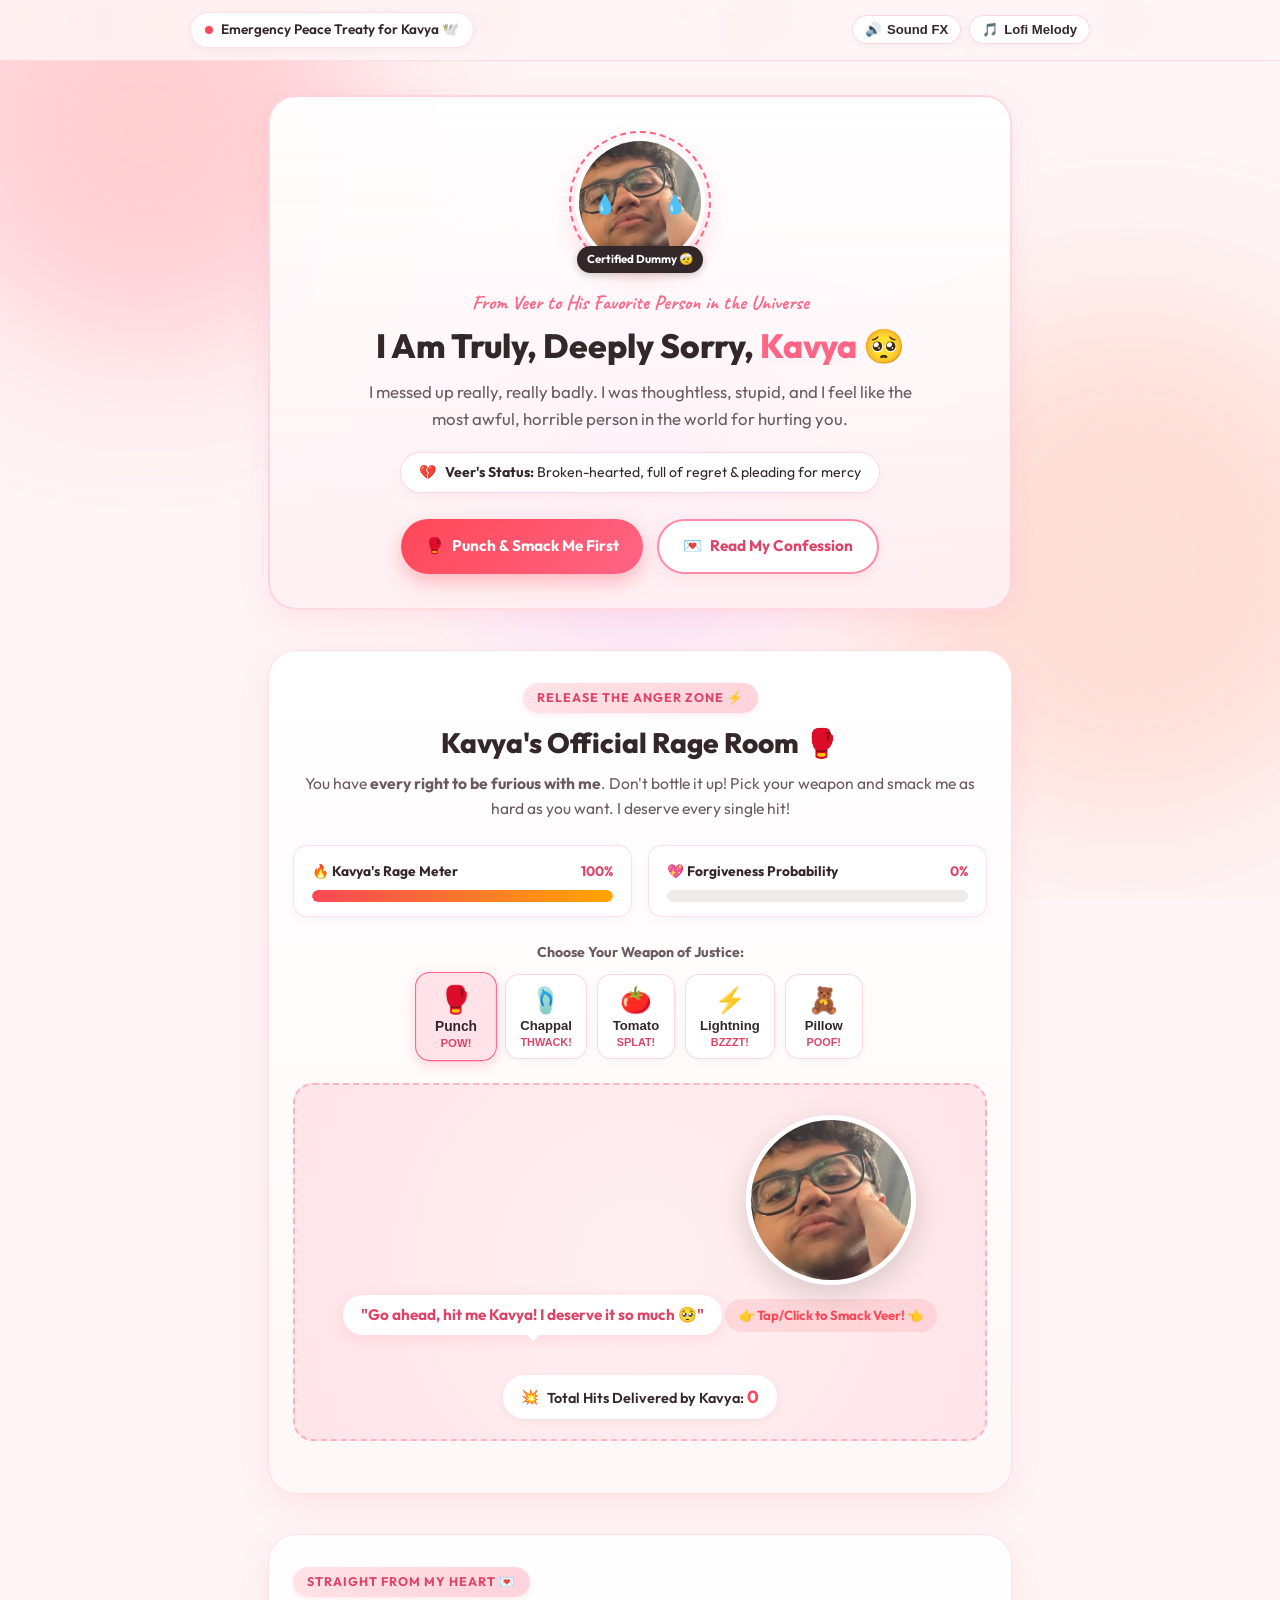
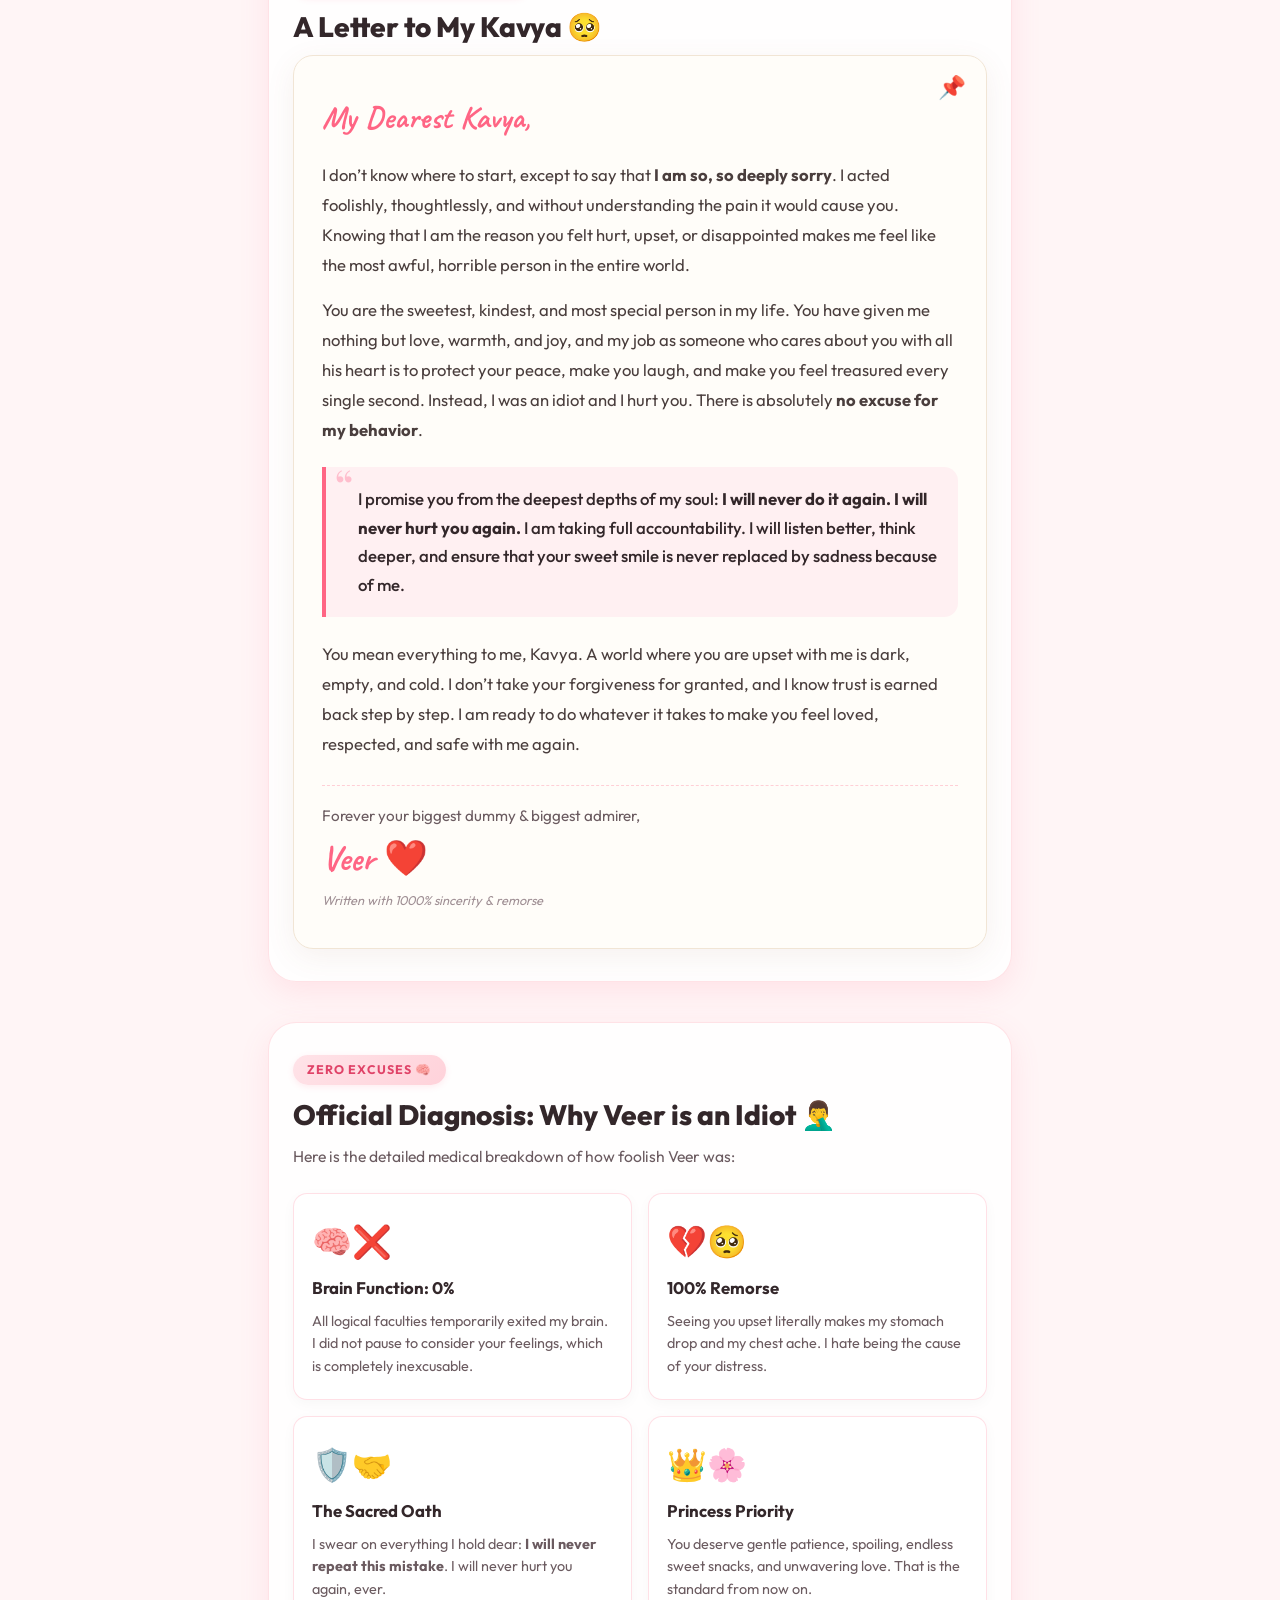
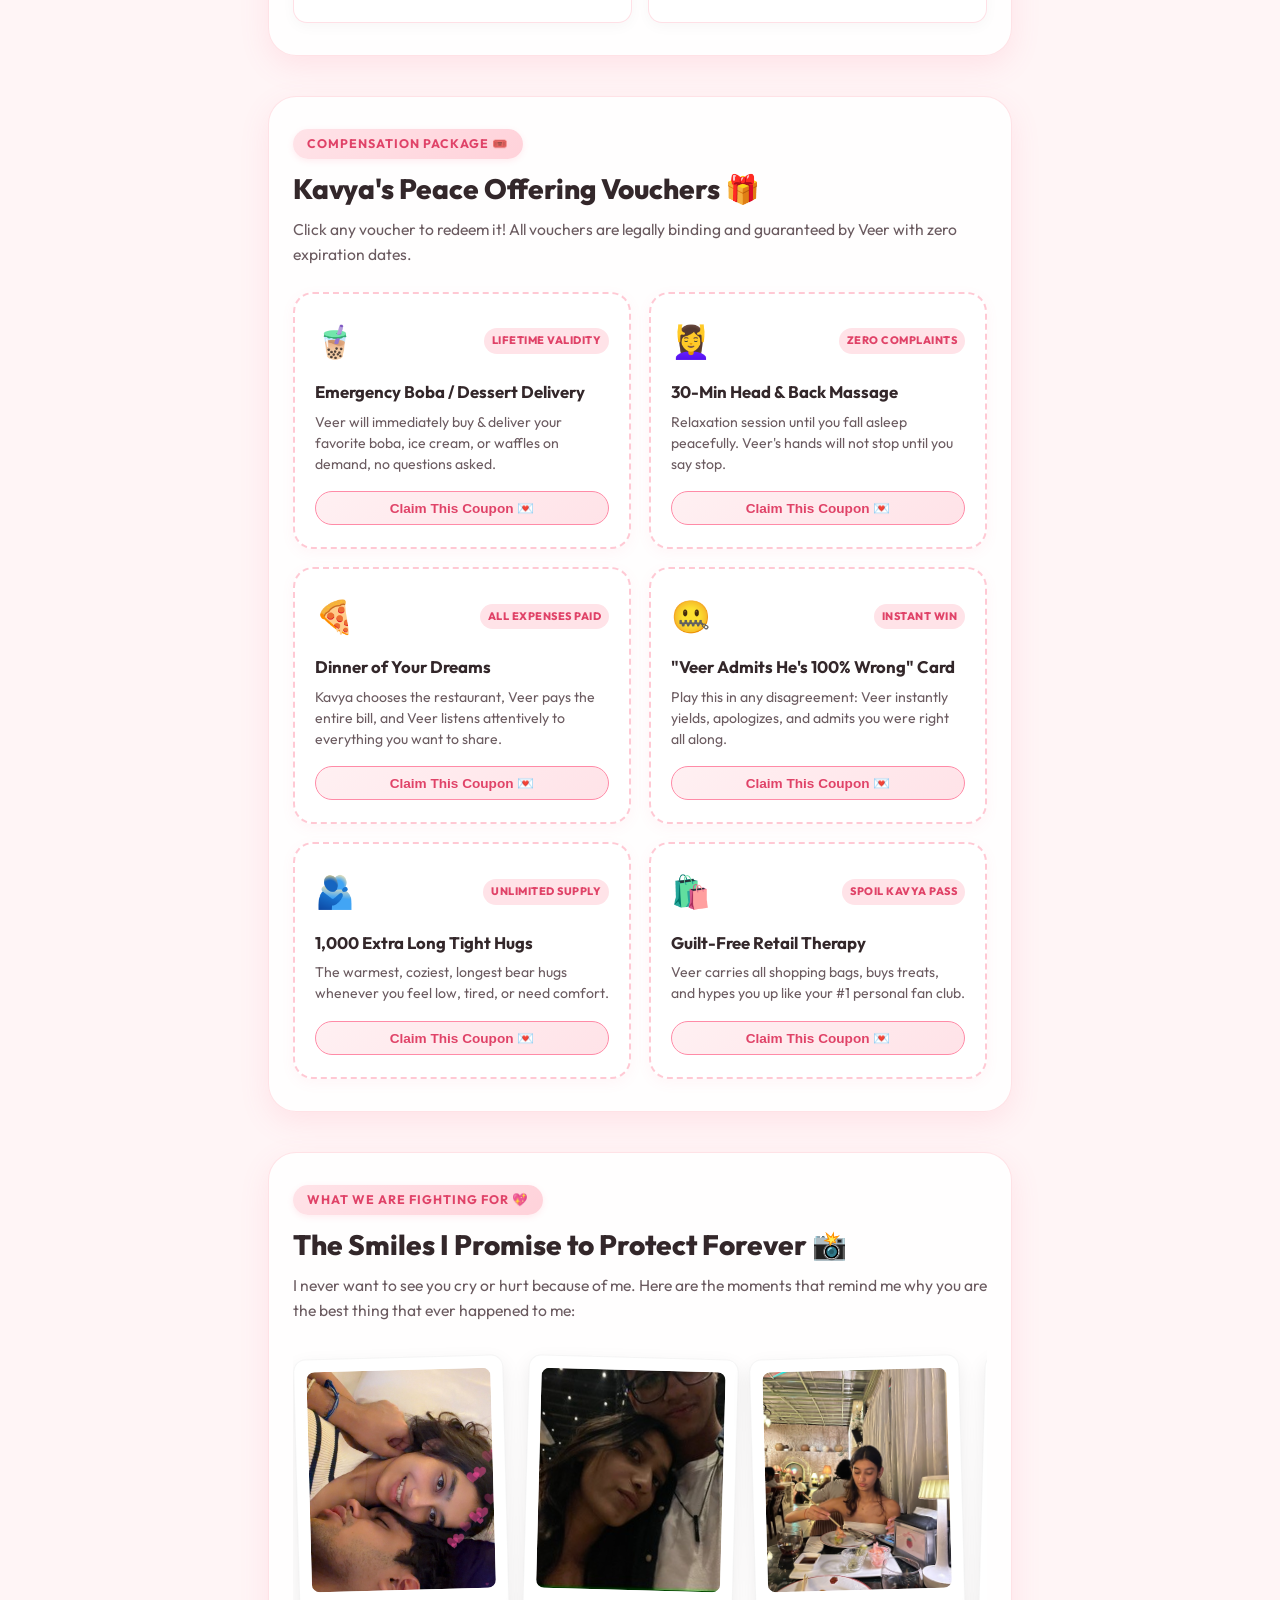
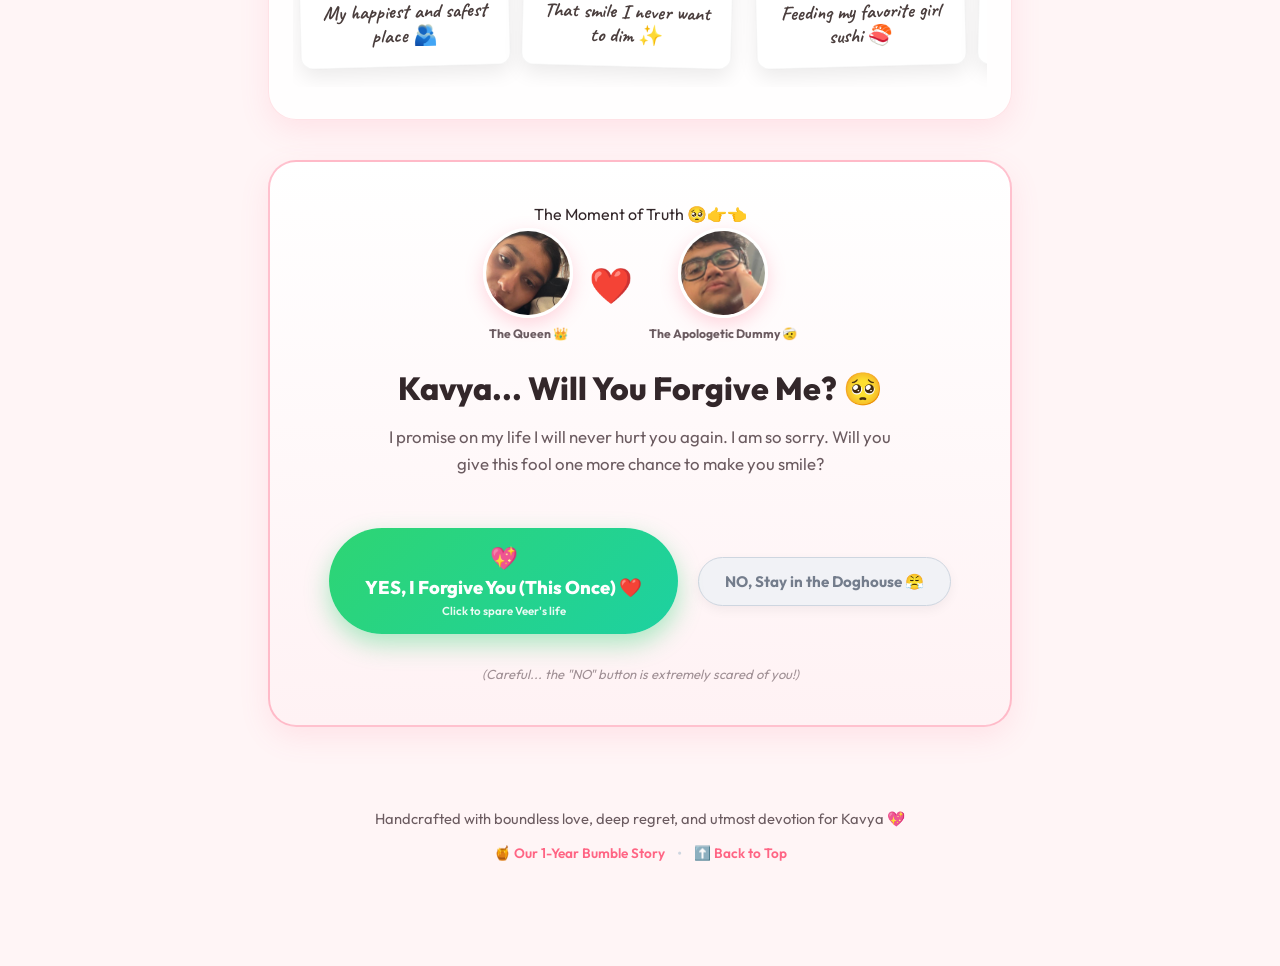
<file: index.html>
<!DOCTYPE html>
<html lang="en">
<head>
  <meta charset="UTF-8">
  <meta name="viewport" content="width=device-width, initial-scale=1.0, maximum-scale=1.0, user-scalable=no, viewport-fit=cover">
  <title>I'm So Sorry, Kavya 🥺❤️ | Forgive Me?</title>
  <meta name="theme-color" content="#FFB5B5">
  <link rel="icon" href="data:image/svg+xml,<svg xmlns='http://www.w3.org/2000/svg' viewBox='0 0 100 100'><text y='.9em' font-size='90'>🩹</text></svg>">

  <!-- Google Fonts -->
  <link rel="preconnect" href="https://fonts.googleapis.com">
  <link rel="preconnect" href="https://fonts.gstatic.com" crossorigin>
  <link href="https://fonts.googleapis.com/css2?family=Caveat:wght@600;700&family=Outfit:wght@400;500;600;700;800&family=Playfair+Display:ital,wght@0,600;0,700;1,600&display=swap" rel="stylesheet">

  <link rel="stylesheet" href="style.css">
</head>
<body>

  <!-- Ambient background glow & floating particles -->
  <div class="ambient-bg" aria-hidden="true">
    <div class="glow-orb orb-1"></div>
    <div class="glow-orb orb-2"></div>
    <div class="glow-orb orb-3"></div>
    <div class="floating-items" id="floatingItems"></div>
  </div>

  <!-- Top Floating Status Bar -->
  <header class="top-nav">
    <div class="nav-content">
      <div class="nav-badge">
        <span class="badge-dot"></span>
        <span class="badge-text">Emergency Peace Treaty for Kavya 🕊️</span>
      </div>
      <div class="nav-actions">
        <button class="sound-toggle-btn" id="soundToggleBtn" aria-label="Toggle Sound Effects" title="Sound Effects Toggle">
          <span class="sound-icon" id="soundIcon">🔊</span>
          <span class="sound-label">Sound FX</span>
        </button>
        <button class="music-toggle-btn" id="musicToggleBtn" aria-label="Toggle Background Melody" title="Peace Melody Toggle">
          <span class="music-icon" id="musicIcon">🎵</span>
          <span class="music-label">Lofi Melody</span>
        </button>
      </div>
    </div>
  </header>

  <!-- Main Container -->
  <main class="page-container">

    <!-- HERO SECTION -->
    <section class="hero-section" id="hero">
      <div class="hero-card">
        <div class="hero-avatar-wrapper">
          <div class="avatar-ring pulse-ring"></div>
          <div class="avatar-container">
            <img src="images/avatar_him.jpg" alt="Veer Nagda" class="hero-avatar-img">
            <span class="avatar-badge-tag">Certified Dummy 🤕</span>
          </div>
          <div class="sad-tears-left">💧</div>
          <div class="sad-tears-right">💧</div>
        </div>

        <div class="hero-header-text">
          <span class="apology-label">From Veer to His Favorite Person in the Universe</span>
          <h1 class="hero-title">I Am Truly, Deeply Sorry, <span class="highlight-name">Kavya</span> 🥺</h1>
          <p class="hero-subtitle">
            I messed up really, really badly. I was thoughtless, stupid, and I feel like the most awful, horrible person in the world for hurting you.
          </p>
        </div>

        <div class="hero-status-pill">
          <span class="pill-icon">💔</span>
          <span class="pill-text"><strong>Veer's Status:</strong> Broken-hearted, full of regret &amp; pleading for mercy</span>
        </div>

        <div class="hero-action-buttons">
          <a href="#smack-zone" class="btn btn-punch">
            <span class="btn-icon">🥊</span>
            <span>Punch &amp; Smack Me First</span>
          </a>
          <a href="#letter-zone" class="btn btn-letter">
            <span class="btn-icon">💌</span>
            <span>Read My Confession</span>
          </a>
        </div>
      </div>
    </section>

    <!-- SECTION 1: SMACK VEER INTERACTIVE RAGE ROOM -->
    <section class="section smack-section" id="smack-zone">
      <div class="section-card smack-card">
        <div class="section-badge">
          <span>Release The Anger Zone ⚡</span>
        </div>
        <h2 class="section-title">Kavya's Official Rage Room 🥊</h2>
        <p class="section-desc">
          You have <strong>every right to be furious with me</strong>. Don't bottle it up! Pick your weapon and smack me as hard as you want. I deserve every single hit!
        </p>

        <!-- Stats Bar -->
        <div class="meters-container">
          <div class="meter-block">
            <div class="meter-header">
              <span class="meter-name">🔥 Kavya's Rage Meter</span>
              <span class="meter-val" id="rageVal">100%</span>
            </div>
            <div class="meter-track">
              <div class="meter-fill rage-fill" id="rageFill" style="width: 100%;"></div>
            </div>
          </div>

          <div class="meter-block">
            <div class="meter-header">
              <span class="meter-name">💖 Forgiveness Probability</span>
              <span class="meter-val" id="forgiveVal">0%</span>
            </div>
            <div class="meter-track">
              <div class="meter-fill forgive-fill" id="forgiveFill" style="width: 0%;"></div>
            </div>
          </div>
        </div>

        <!-- Weapon Arsenal Selector -->
        <div class="weapon-selector-wrap">
          <span class="weapon-label">Choose Your Weapon of Justice:</span>
          <div class="weapon-grid" id="weaponGrid">
            <button class="weapon-btn active" data-weapon="punch" title="Boxing Punch">
              <span class="weapon-emoji">🥊</span>
              <span class="weapon-title">Punch</span>
              <span class="weapon-sfx">POW!</span>
            </button>
            <button class="weapon-btn" data-weapon="chappal" title="Flying Chappal">
              <span class="weapon-emoji">🩴</span>
              <span class="weapon-title">Chappal</span>
              <span class="weapon-sfx">THWACK!</span>
            </button>
            <button class="weapon-btn" data-weapon="tomato" title="Juicy Tomato">
              <span class="weapon-emoji">🍅</span>
              <span class="weapon-title">Tomato</span>
              <span class="weapon-sfx">SPLAT!</span>
            </button>
            <button class="weapon-btn" data-weapon="zap" title="Lightning Zap">
              <span class="weapon-emoji">⚡</span>
              <span class="weapon-title">Lightning</span>
              <span class="weapon-sfx">BZZZT!</span>
            </button>
            <button class="weapon-btn" data-weapon="pillow" title="Pillow Smack">
              <span class="weapon-emoji">🧸</span>
              <span class="weapon-title">Pillow</span>
              <span class="weapon-sfx">POOF!</span>
            </button>
          </div>
        </div>

        <!-- Interactive Punching Dummy Arena -->
        <div class="punch-arena" id="punchArena">
          <div class="punch-dialogue" id="punchDialogue">
            "Go ahead, hit me Kavya! I deserve it so much 🥺"
          </div>

          <div class="punch-target-wrapper" id="punchTarget">
            <div class="punch-target" id="punchAvatar">
              <img src="images/avatar_him.jpg" alt="Smack Veer" class="target-img" id="targetImg">
              <div class="bandage-overlay" id="bandageOverlay"></div>
              <div class="splat-overlay" id="splatOverlay"></div>
              <div class="dizzy-stars" id="dizzyStars">💫 ⭐ 💫</div>
            </div>
            <div class="click-hint-pill">👉 Tap/Click to Smack Veer! 👈</div>
          </div>

          <!-- Smacks Counter -->
          <div class="smacks-counter-badge">
            <span class="counter-icon">💥</span>
            <span>Total Hits Delivered by Kavya: <strong id="hitCount">0</strong></span>
          </div>

          <!-- Cooldown or Finished Notice -->
          <div class="exhausted-notice" id="exhaustedNotice" style="display: none;">
            <div class="exhausted-content">
              <span class="notice-icon">🩹</span>
              <h4>Veer is thoroughly beaten up &amp; ready to beg for mercy!</h4>
              <p>Are you feeling even 1% lighter? Please scroll down to read what I need to say to you...</p>
              <a href="#letter-zone" class="btn btn-letter-small">Take Me to the Apology Letter 💌</a>
            </div>
          </div>
        </div>
      </div>
    </section>

    <!-- SECTION 2: SINCERE LETTER & CONFESSION -->
    <section class="section letter-section" id="letter-zone">
      <div class="section-card letter-card">
        <div class="section-badge">
          <span>Straight From My Heart 💌</span>
        </div>
        <h2 class="section-title">A Letter to My Kavya 🥺</h2>
        <div class="letter-paper">
          <div class="paper-pin">📌</div>
          <p class="letter-salutation">My Dearest Kavya,</p>
          
          <p class="letter-paragraph">
            I don’t know where to start, except to say that <strong>I am so, so deeply sorry</strong>. 
            I acted foolishly, thoughtlessly, and without understanding the pain it would cause you. 
            Knowing that I am the reason you felt hurt, upset, or disappointed makes me feel like the most awful, horrible person in the entire world.
          </p>

          <p class="letter-paragraph">
            You are the sweetest, kindest, and most special person in my life. You have given me nothing but love, warmth, and joy, and my job as someone who cares about you with all his heart is to protect your peace, make you laugh, and make you feel treasured every single second. 
            Instead, I was an idiot and I hurt you. There is absolutely <strong>no excuse for my behavior</strong>.
          </p>

          <div class="letter-callout">
            <span class="callout-quote">“</span>
            <p>
              I promise you from the deepest depths of my soul: <strong>I will never do it again. I will never hurt you again.</strong> 
              I am taking full accountability. I will listen better, think deeper, and ensure that your sweet smile is never replaced by sadness because of me.
            </p>
          </div>

          <p class="letter-paragraph">
            You mean everything to me, Kavya. A world where you are upset with me is dark, empty, and cold. I don’t take your forgiveness for granted, and I know trust is earned back step by step. I am ready to do whatever it takes to make you feel loved, respected, and safe with me again.
          </p>

          <div class="letter-signoff">
            <p>Forever your biggest dummy &amp; biggest admirer,</p>
            <h3 class="letter-signature">Veer ❤️</h3>
            <span class="sign-date">Written with 1000% sincerity &amp; remorse</span>
          </div>
        </div>
      </div>
    </section>

    <!-- SECTION 3: WHY VEER WAS A COMPLETE FOOL -->
    <section class="section why-fool-section">
      <div class="section-card">
        <div class="section-badge">
          <span>Zero Excuses 🧠</span>
        </div>
        <h2 class="section-title">Official Diagnosis: Why Veer is an Idiot 🤦‍♂️</h2>
        <p class="section-desc">Here is the detailed medical breakdown of how foolish Veer was:</p>

        <div class="confession-grid">
          <div class="confession-box">
            <div class="box-icon">🧠❌</div>
            <h3>Brain Function: 0%</h3>
            <p>All logical faculties temporarily exited my brain. I did not pause to consider your feelings, which is completely inexcusable.</p>
          </div>

          <div class="confession-box">
            <div class="box-icon">💔🥺</div>
            <h3>100% Remorse</h3>
            <p>Seeing you upset literally makes my stomach drop and my chest ache. I hate being the cause of your distress.</p>
          </div>

          <div class="confession-box">
            <div class="box-icon">🛡️🤝</div>
            <h3>The Sacred Oath</h3>
            <p>I swear on everything I hold dear: <strong>I will never repeat this mistake</strong>. I will never hurt you again, ever.</p>
          </div>

          <div class="confession-box">
            <div class="box-icon">👑🌸</div>
            <h3>Princess Priority</h3>
            <p>You deserve gentle patience, spoiling, endless sweet snacks, and unwavering love. That is the standard from now on.</p>
          </div>
        </div>
      </div>
    </section>

    <!-- SECTION 4: PEACE OFFERING VOUCHERS -->
    <section class="section vouchers-section" id="vouchers-zone">
      <div class="section-card">
        <div class="section-badge">
          <span>Compensation Package 🎟️</span>
        </div>
        <h2 class="section-title">Kavya's Peace Offering Vouchers 🎁</h2>
        <p class="section-desc">
          Click any voucher to redeem it! All vouchers are legally binding and guaranteed by Veer with zero expiration dates.
        </p>

        <div class="vouchers-grid">
          
          <!-- Voucher 1 -->
          <div class="voucher-card" data-voucher-id="1">
            <div class="voucher-stamp" id="stamp-1">CLAIMED ✨</div>
            <div class="voucher-header">
              <span class="voucher-icon">🧋</span>
              <span class="voucher-tag">LIFETIME VALIDITY</span>
            </div>
            <h3 class="voucher-title">Emergency Boba / Dessert Delivery</h3>
            <p class="voucher-desc">Veer will immediately buy &amp; deliver your favorite boba, ice cream, or waffles on demand, no questions asked.</p>
            <button class="voucher-claim-btn" onclick="claimVoucher(1)">
              <span>Claim This Coupon 💌</span>
            </button>
          </div>

          <!-- Voucher 2 -->
          <div class="voucher-card" data-voucher-id="2">
            <div class="voucher-stamp" id="stamp-2">CLAIMED ✨</div>
            <div class="voucher-header">
              <span class="voucher-icon">💆‍♀️</span>
              <span class="voucher-tag">ZERO COMPLAINTS</span>
            </div>
            <h3 class="voucher-title">30-Min Head &amp; Back Massage</h3>
            <p class="voucher-desc">Relaxation session until you fall asleep peacefully. Veer's hands will not stop until you say stop.</p>
            <button class="voucher-claim-btn" onclick="claimVoucher(2)">
              <span>Claim This Coupon 💌</span>
            </button>
          </div>

          <!-- Voucher 3 -->
          <div class="voucher-card" data-voucher-id="3">
            <div class="voucher-stamp" id="stamp-3">CLAIMED ✨</div>
            <div class="voucher-header">
              <span class="voucher-icon">🍕</span>
              <span class="voucher-tag">ALL EXPENSES PAID</span>
            </div>
            <h3 class="voucher-title">Dinner of Your Dreams</h3>
            <p class="voucher-desc">Kavya chooses the restaurant, Veer pays the entire bill, and Veer listens attentively to everything you want to share.</p>
            <button class="voucher-claim-btn" onclick="claimVoucher(3)">
              <span>Claim This Coupon 💌</span>
            </button>
          </div>

          <!-- Voucher 4 -->
          <div class="voucher-card" data-voucher-id="4">
            <div class="voucher-stamp" id="stamp-4">CLAIMED ✨</div>
            <div class="voucher-header">
              <span class="voucher-icon">🤐</span>
              <span class="voucher-tag">INSTANT WIN</span>
            </div>
            <h3 class="voucher-title">"Veer Admits He's 100% Wrong" Card</h3>
            <p class="voucher-desc">Play this in any disagreement: Veer instantly yields, apologizes, and admits you were right all along.</p>
            <button class="voucher-claim-btn" onclick="claimVoucher(4)">
              <span>Claim This Coupon 💌</span>
            </button>
          </div>

          <!-- Voucher 5 -->
          <div class="voucher-card" data-voucher-id="5">
            <div class="voucher-stamp" id="stamp-5">CLAIMED ✨</div>
            <div class="voucher-header">
              <span class="voucher-icon">🫂</span>
              <span class="voucher-tag">UNLIMITED SUPPLY</span>
            </div>
            <h3 class="voucher-title">1,000 Extra Long Tight Hugs</h3>
            <p class="voucher-desc">The warmest, coziest, longest bear hugs whenever you feel low, tired, or need comfort.</p>
            <button class="voucher-claim-btn" onclick="claimVoucher(5)">
              <span>Claim This Coupon 💌</span>
            </button>
          </div>

          <!-- Voucher 6 -->
          <div class="voucher-card" data-voucher-id="6">
            <div class="voucher-stamp" id="stamp-6">CLAIMED ✨</div>
            <div class="voucher-header">
              <span class="voucher-icon">🛍️</span>
              <span class="voucher-tag">SPOIL KAVYA PASS</span>
            </div>
            <h3 class="voucher-title">Guilt-Free Retail Therapy</h3>
            <p class="voucher-desc">Veer carries all shopping bags, buys treats, and hypes you up like your #1 personal fan club.</p>
            <button class="voucher-claim-btn" onclick="claimVoucher(6)">
              <span>Claim This Coupon 💌</span>
            </button>
          </div>

        </div>
      </div>
    </section>

    <!-- SECTION 5: SWEET MEMORIES REMINDER -->
    <section class="section memories-section">
      <div class="section-card">
        <div class="section-badge">
          <span>What We Are Fighting For 💖</span>
        </div>
        <h2 class="section-title">The Smiles I Promise to Protect Forever 📸</h2>
        <p class="section-desc">
          I never want to see you cry or hurt because of me. Here are the moments that remind me why you are the best thing that ever happened to me:
        </p>

        <div class="memories-scroller">
          <div class="memory-polaroid">
            <div class="polaroid-img-wrap">
              <img src="images/1_cuddle.jpg" alt="Our cuddles" loading="lazy">
            </div>
            <div class="polaroid-caption">My happiest and safest place 🫂</div>
          </div>

          <div class="memory-polaroid">
            <div class="polaroid-img-wrap">
              <img src="images/4_datenight.jpg" alt="Date night" loading="lazy">
            </div>
            <div class="polaroid-caption">That smile I never want to dim ✨</div>
          </div>

          <div class="memory-polaroid">
            <div class="polaroid-img-wrap">
              <img src="images/8_sushi_date.jpg" alt="Food date" loading="lazy">
            </div>
            <div class="polaroid-caption">Feeding my favorite girl sushi 🍣</div>
          </div>

          <div class="memory-polaroid">
            <div class="polaroid-img-wrap">
              <img src="images/13_sunset_view.jpg" alt="Sunset view" loading="lazy">
            </div>
            <div class="polaroid-caption">Every sunset is better with you 🌅</div>
          </div>

          <div class="memory-polaroid">
            <div class="polaroid-img-wrap">
              <img src="images/3_photobooth.jpg" alt="Photobooth fun" loading="lazy">
            </div>
            <div class="polaroid-caption">Us at our goofiest &amp; happiest 📸</div>
          </div>
        </div>
      </div>
    </section>

    <!-- SECTION 6: THE FINAL VERDICT (DO YOU FORGIVE ME?) -->
    <section class="section verdict-section" id="verdict-zone">
      <div class="section-card verdict-card">
        <div class="verdict-badge">
          <span>The Moment of Truth 🥺👉👈</span>
        </div>
        
        <div class="verdict-avatar-duo">
          <div class="duo-avatar her">
            <img src="images/avatar_her.jpg" alt="Kavya" class="duo-img">
            <span class="duo-label">The Queen 👑</span>
          </div>
          <div class="duo-heart-bridge">
            <span class="duo-heart">❤️</span>
          </div>
          <div class="duo-avatar him">
            <img src="images/avatar_him.jpg" alt="Veer" class="duo-img">
            <span class="duo-label">The Apologetic Dummy 🤕</span>
          </div>
        </div>

        <h2 class="verdict-title">Kavya... Will You Forgive Me? 🥺</h2>
        <p class="verdict-desc">
          I promise on my life I will never hurt you again. I am so sorry. Will you give this fool one more chance to make you smile?
        </p>

        <!-- Interactive Decision Buttons Area -->
        <div class="verdict-button-stage" id="buttonStage">
          <!-- The YES Button -->
          <button class="verdict-btn btn-yes" id="yesBtn">
            <span class="btn-heart-beat">💖</span>
            <span class="btn-text">YES, I Forgive You (This Once) ❤️</span>
            <span class="btn-subtext">Click to spare Veer's life</span>
          </button>

          <!-- The Runaway NO Button -->
          <button class="verdict-btn btn-no" id="noBtn">
            <span class="btn-text" id="noBtnText">NO, Stay in the Doghouse 😤</span>
          </button>
        </div>

        <div class="no-warning-text" id="noWarningText">
          (Careful... the "NO" button is extremely scared of you!)
        </div>

      </div>
    </section>

    <!-- FOOTER -->
    <footer class="page-footer">
      <p class="footer-note">Handcrafted with boundless love, deep regret, and utmost devotion for Kavya 💖</p>
      <div class="footer-links">
        <a href="anniversary.html" class="footer-link">🍯 Our 1-Year Bumble Story</a>
        <span class="footer-dot">•</span>
        <button class="footer-link" onclick="window.scrollTo({top: 0, behavior: 'smooth'})">⬆️ Back to Top</button>
      </div>
    </footer>

  </main>

  <!-- CELEBRATION MODAL (POPUP ON YES) -->
  <div class="modal-backdrop" id="celebrationModal" style="display: none;">
    <div class="modal-card">
      <button class="modal-close-btn" id="modalCloseBtn" aria-label="Close">✕</button>
      
      <div class="modal-celebrate-header">
        <div class="modal-icon-bounce">🎉💖🌸</div>
        <span class="modal-tag">Official Presidential Pardon</span>
        <h2 class="modal-title">SHE SAID YES! I AM FORGIVEN! 😭❤️</h2>
        <p class="modal-subtitle">The clouds have parted, the birds are singing, and Veer's life has meaning again!</p>
      </div>

      <!-- Official Certificate -->
      <div class="certificate-box">
        <div class="cert-border">
          <div class="cert-seal">🎖️</div>
          <h4 class="cert-title">OFFICIAL CERTIFICATE OF FORGIVENESS</h4>
          <p class="cert-body">
            This document certifies that <strong>Kavya</strong> has officially granted clemency to <strong>Veer Nagda</strong> for his severe lack of brain cells.
          </p>
          <div class="cert-terms">
            <span><strong>Terms &amp; Conditions:</strong></span>
            <ul>
              <li>Veer must give 100 extra cuddles daily.</li>
              <li>Veer shall never hurt Kavya ever again.</li>
              <li>Veer must fulfill all claimed peace vouchers immediately.</li>
            </ul>
          </div>
          <div class="cert-signature-row">
            <div class="cert-sig">
              <span class="sig-line">Kavya 💖</span>
              <span class="sig-role">Supreme Judge of the Universe</span>
            </div>
            <div class="cert-sig">
              <span class="sig-line">Veer Nagda 🥺</span>
              <span class="sig-role">Reformed Dummy on Probation</span>
            </div>
          </div>
        </div>
      </div>

      <!-- Action Buttons inside Modal -->
      <div class="modal-actions">
        <a href="#" class="btn btn-whatsapp" id="whatsappNotifyBtn" target="_blank" rel="noopener">
          <span class="btn-icon">💬</span>
          <span>Send Veer "I Forgive You" on WhatsApp</span>
        </a>
        <button class="btn btn-hug" id="virtualHugBtn">
          <span class="btn-icon">🫂</span>
          <span>Send Veer a Big Tight Hug!</span>
        </button>
      </div>
    </div>
  </div>

  <!-- Audio Context Elements (Fallback / Web Audio is primary) -->
  <canvas id="confettiCanvas" class="confetti-canvas"></canvas>

  <script src="script.js"></script>
</body>
</html>
</file>
<file: style.css>
/* ==========================================================================
   I'M SO SORRY, KAVYA 🥺❤️ - STYLESHEET
   Cute, pastel, interactive, premium apology experience
   ========================================================================== */

:root {
  --primary: #FF6584;
  --primary-light: #FF8BA7;
  --primary-dark: #E04368;
  --blush-bg: #FFF5F6;
  --blush-subtle: #FFF0F2;
  --card-bg: rgba(255, 255, 255, 0.88);
  --card-border: rgba(255, 182, 193, 0.4);
  --text-main: #33272A;
  --text-muted: #6B5B60;
  --gold: #FFB300;
  --gold-light: #FFE082;
  --shadow-soft: 0 10px 30px rgba(255, 101, 132, 0.12);
  --shadow-hover: 0 16px 40px rgba(255, 101, 132, 0.22);
  --radius-xl: 28px;
  --radius-lg: 20px;
  --radius-md: 14px;
  --font-main: 'Outfit', -apple-system, BlinkMacSystemFont, 'Segoe UI', Roboto, sans-serif;
  --font-cursive: 'Caveat', cursive;
  --font-serif: 'Playfair Display', Georgia, serif;
}

*, *::before, *::after {
  box-sizing: border-box;
  margin: 0;
  padding: 0;
  -webkit-tap-highlight-color: transparent;
}

html {
  scroll-behavior: smooth;
  font-size: 16px;
}

body {
  font-family: var(--font-main);
  background-color: var(--blush-bg);
  color: var(--text-main);
  min-height: 100vh;
  line-height: 1.6;
  overflow-x: hidden;
  position: relative;
  selection-background-color: #FFB6C1;
}

/* ==========================================================================
   AMBIENT BACKGROUND GLOW & PARTICLES
   ========================================================================== */
.ambient-bg {
  position: fixed;
  top: 0;
  left: 0;
  width: 100vw;
  height: 100vh;
  pointer-events: none;
  z-index: 0;
  overflow: hidden;
}

.glow-orb {
  position: absolute;
  border-radius: 50%;
  filter: blur(80px);
  opacity: 0.45;
  animation: floatOrb 18s ease-in-out infinite alternate;
}

.orb-1 {
  width: 450px;
  height: 450px;
  background: radial-gradient(circle, #FFAAA6, #FF8BA7);
  top: -100px;
  left: -80px;
}

.orb-2 {
  width: 500px;
  height: 500px;
  background: radial-gradient(circle, #FFD3B6, #FFAAA6);
  bottom: 10%;
  right: -100px;
  animation-duration: 22s;
}

.orb-3 {
  width: 350px;
  height: 350px;
  background: radial-gradient(circle, #D5AAFF, #FFC6FF);
  top: 50%;
  left: 50%;
  transform: translate(-50%, -50%);
  animation-duration: 25s;
}

@keyframes floatOrb {
  0% { transform: translate(0, 0) scale(1); }
  50% { transform: translate(40px, -30px) scale(1.08); }
  100% { transform: translate(-30px, 40px) scale(0.95); }
}

.floating-items {
  position: absolute;
  inset: 0;
}

.floating-element {
  position: absolute;
  font-size: 1.5rem;
  opacity: 0.25;
  user-select: none;
  animation: floatUpward 14s linear infinite;
}

@keyframes floatUpward {
  0% {
    transform: translateY(105vh) rotate(0deg);
    opacity: 0;
  }
  15% { opacity: 0.35; }
  85% { opacity: 0.35; }
  100% {
    transform: translateY(-10vh) rotate(360deg);
    opacity: 0;
  }
}

/* ==========================================================================
   TOP FLOATING NAV BAR
   ========================================================================== */
.top-nav {
  position: sticky;
  top: 0;
  left: 0;
  width: 100%;
  z-index: 100;
  backdrop-filter: blur(16px);
  -webkit-backdrop-filter: blur(16px);
  background: rgba(255, 245, 246, 0.85);
  border-bottom: 1px solid rgba(255, 182, 193, 0.35);
  padding: 12px 20px;
}

.nav-content {
  max-width: 900px;
  margin: 0 auto;
  display: flex;
  align-items: center;
  justify-content: space-between;
  gap: 12px;
}

.nav-badge {
  display: flex;
  align-items: center;
  gap: 8px;
  background: white;
  padding: 6px 14px;
  border-radius: 999px;
  box-shadow: 0 2px 10px rgba(0, 0, 0, 0.04);
  font-size: 0.85rem;
  font-weight: 600;
  color: var(--text-main);
  border: 1px solid rgba(255, 101, 132, 0.2);
}

.badge-dot {
  width: 8px;
  height: 8px;
  background: #FF4757;
  border-radius: 50%;
  animation: blinkDot 1.5s infinite;
}

@keyframes blinkDot {
  0%, 100% { opacity: 1; transform: scale(1); }
  50% { opacity: 0.4; transform: scale(0.7); }
}

.nav-actions {
  display: flex;
  align-items: center;
  gap: 8px;
}

.sound-toggle-btn, .music-toggle-btn {
  display: flex;
  align-items: center;
  gap: 6px;
  background: white;
  border: 1px solid rgba(255, 101, 132, 0.25);
  padding: 6px 12px;
  border-radius: 999px;
  font-size: 0.82rem;
  font-weight: 600;
  color: var(--text-main);
  cursor: pointer;
  transition: all 0.2s ease;
  box-shadow: 0 2px 8px rgba(0, 0, 0, 0.03);
}

.sound-toggle-btn:hover, .music-toggle-btn:hover {
  background: #FFE3E8;
  transform: translateY(-1px);
}

/* ==========================================================================
   PAGE CONTAINER & SECTIONS
   ========================================================================== */
.page-container {
  max-width: 780px;
  margin: 0 auto;
  padding: 24px 18px 80px;
  position: relative;
  z-index: 10;
}

.section {
  margin-top: 40px;
}

.section-card {
  background: var(--card-bg);
  backdrop-filter: blur(14px);
  -webkit-backdrop-filter: blur(14px);
  border: 1.5px solid var(--card-border);
  border-radius: var(--radius-xl);
  padding: 32px 24px;
  box-shadow: var(--shadow-soft);
  position: relative;
}

.section-badge {
  display: inline-block;
  background: linear-gradient(135deg, #FFE3E8, #FFD2DA);
  color: var(--primary-dark);
  font-size: 0.78rem;
  font-weight: 700;
  text-transform: uppercase;
  letter-spacing: 1px;
  padding: 5px 14px;
  border-radius: 999px;
  margin-bottom: 12px;
  box-shadow: 0 2px 6px rgba(255, 101, 132, 0.12);
}

.section-title {
  font-size: 1.75rem;
  font-weight: 800;
  color: var(--text-main);
  line-height: 1.3;
  margin-bottom: 10px;
}

.section-desc {
  font-size: 0.98rem;
  color: var(--text-muted);
  margin-bottom: 24px;
}

/* ==========================================================================
   HERO SECTION
   ========================================================================== */
.hero-section {
  margin-top: 10px;
}

.hero-card {
  background: linear-gradient(180deg, rgba(255, 255, 255, 0.95), rgba(255, 240, 243, 0.9));
  border: 2px solid rgba(255, 182, 193, 0.5);
  border-radius: var(--radius-xl);
  padding: 40px 24px 34px;
  text-align: center;
  box-shadow: var(--shadow-soft);
  position: relative;
  overflow: hidden;
}

.hero-avatar-wrapper {
  position: relative;
  width: 130px;
  height: 130px;
  margin: 0 auto 20px;
}

.avatar-container {
  width: 100%;
  height: 100%;
  border-radius: 50%;
  position: relative;
  box-shadow: 0 8px 24px rgba(255, 101, 132, 0.25);
}

.hero-avatar-img {
  width: 100%;
  height: 100%;
  border-radius: 50%;
  object-fit: cover;
  border: 4px solid white;
}

.avatar-ring {
  position: absolute;
  inset: -6px;
  border-radius: 50%;
  border: 2px dashed #FF6584;
  animation: rotateRing 20s linear infinite;
}

@keyframes rotateRing {
  100% { transform: rotate(360deg); }
}

.avatar-badge-tag {
  position: absolute;
  bottom: -6px;
  left: 50%;
  transform: translateX(-50%);
  background: #33272A;
  color: white;
  font-size: 0.72rem;
  font-weight: 700;
  padding: 4px 10px;
  border-radius: 999px;
  white-space: nowrap;
  box-shadow: 0 2px 8px rgba(0,0,0,0.2);
}

.sad-tears-left, .sad-tears-right {
  position: absolute;
  font-size: 1.2rem;
  top: 40%;
  animation: fallTears 1.8s infinite ease-in;
}

.sad-tears-left { left: 18px; }
.sad-tears-right { right: 18px; animation-delay: 0.9s; }

@keyframes fallTears {
  0% { transform: translateY(0) scale(0.6); opacity: 0; }
  30% { opacity: 1; }
  100% { transform: translateY(35px) scale(1); opacity: 0; }
}

.apology-label {
  font-family: var(--font-cursive);
  font-size: 1.25rem;
  font-weight: 700;
  color: var(--primary);
  display: block;
  margin-bottom: 6px;
}

.hero-title {
  font-size: 2.1rem;
  font-weight: 800;
  line-height: 1.25;
  margin-bottom: 12px;
}

.highlight-name {
  color: var(--primary);
  position: relative;
  display: inline-block;
}

.highlight-name::after {
  content: '';
  position: absolute;
  bottom: 2px;
  left: 0;
  width: 100%;
  height: 8px;
  background: rgba(255, 101, 132, 0.2);
  border-radius: 4px;
  z-index: -1;
}

.hero-subtitle {
  font-size: 1.05rem;
  color: var(--text-muted);
  max-width: 580px;
  margin: 0 auto 20px;
}

.hero-status-pill {
  display: inline-flex;
  align-items: center;
  gap: 8px;
  background: white;
  border: 1px solid rgba(255, 101, 132, 0.25);
  padding: 8px 18px;
  border-radius: 999px;
  font-size: 0.88rem;
  color: var(--text-main);
  box-shadow: 0 4px 12px rgba(255, 101, 132, 0.08);
  margin-bottom: 26px;
}

.hero-action-buttons {
  display: flex;
  flex-wrap: wrap;
  gap: 14px;
  justify-content: center;
}

.btn {
  display: inline-flex;
  align-items: center;
  justify-content: center;
  gap: 8px;
  padding: 13px 24px;
  border-radius: 999px;
  font-size: 0.96rem;
  font-weight: 700;
  text-decoration: none;
  cursor: pointer;
  border: none;
  transition: all 0.25s cubic-bezier(0.175, 0.885, 0.32, 1.275);
}

.btn-punch {
  background: linear-gradient(135deg, #FF4757, #FF6584);
  color: white;
  box-shadow: 0 8px 20px rgba(255, 71, 87, 0.35);
}

.btn-punch:hover {
  transform: translateY(-2px) scale(1.03);
  box-shadow: 0 12px 25px rgba(255, 71, 87, 0.45);
}

.btn-letter {
  background: white;
  color: var(--primary-dark);
  border: 2px solid var(--primary-light);
  box-shadow: 0 4px 14px rgba(255, 101, 132, 0.12);
}

.btn-letter:hover {
  background: #FFF0F2;
  transform: translateY(-2px);
}

/* ==========================================================================
   SECTION 1: SMACK VEER RAGE ROOM
   ========================================================================== */
.smack-card {
  text-align: center;
  background: linear-gradient(180deg, #FFFFFF, #FFF7F8);
}

/* Dual Progress Meters */
.meters-container {
  display: grid;
  grid-template-columns: 1fr 1fr;
  gap: 16px;
  margin-bottom: 24px;
}

@media (max-width: 600px) {
  .meters-container {
    grid-template-columns: 1fr;
  }
}

.meter-block {
  background: white;
  padding: 14px 18px;
  border-radius: var(--radius-md);
  border: 1px solid rgba(255, 101, 132, 0.2);
  box-shadow: 0 4px 12px rgba(0, 0, 0, 0.03);
}

.meter-header {
  display: flex;
  justify-content: space-between;
  font-size: 0.86rem;
  font-weight: 700;
  margin-bottom: 8px;
}

.meter-val {
  color: var(--primary-dark);
}

.meter-track {
  width: 100%;
  height: 12px;
  background: #F0EAEB;
  border-radius: 999px;
  overflow: hidden;
}

.meter-fill {
  height: 100%;
  border-radius: 999px;
  transition: width 0.4s cubic-bezier(0.4, 0, 0.2, 1);
}

.rage-fill {
  background: linear-gradient(90deg, #FF4757, #FFA502);
}

.forgive-fill {
  background: linear-gradient(90deg, #2ED573, #1DD1A1);
}

/* Weapon Selection Arsenal */
.weapon-selector-wrap {
  margin-bottom: 24px;
}

.weapon-label {
  display: block;
  font-size: 0.88rem;
  font-weight: 700;
  color: var(--text-muted);
  margin-bottom: 10px;
}

.weapon-grid {
  display: flex;
  flex-wrap: wrap;
  justify-content: center;
  gap: 10px;
}

.weapon-btn {
  background: white;
  border: 1.5px solid rgba(255, 101, 132, 0.25);
  border-radius: var(--radius-md);
  padding: 10px 14px;
  display: flex;
  flex-direction: column;
  align-items: center;
  gap: 3px;
  cursor: pointer;
  transition: all 0.2s ease;
  min-width: 78px;
  box-shadow: 0 2px 8px rgba(0,0,0,0.03);
}

.weapon-btn:hover {
  transform: translateY(-2px);
  border-color: var(--primary);
  background: #FFF5F7;
}

.weapon-btn.active {
  background: #FFE3E8;
  border-color: var(--primary);
  box-shadow: 0 4px 12px rgba(255, 101, 132, 0.25);
  transform: scale(1.05);
}

.weapon-emoji {
  font-size: 1.6rem;
}

.weapon-title {
  font-size: 0.82rem;
  font-weight: 700;
  color: var(--text-main);
}

.weapon-sfx {
  font-size: 0.68rem;
  font-weight: 800;
  color: var(--primary-dark);
}

/* Punch Arena & Target */
.punch-arena {
  position: relative;
  background: radial-gradient(circle, #FFF0F2 0%, #FFE4E8 100%);
  border: 2px dashed rgba(255, 101, 132, 0.4);
  border-radius: var(--radius-lg);
  padding: 30px 16px 20px;
  margin-bottom: 20px;
  overflow: hidden;
}

.punch-dialogue {
  background: white;
  display: inline-block;
  padding: 8px 18px;
  border-radius: 999px;
  font-size: 0.95rem;
  font-weight: 700;
  color: var(--primary-dark);
  box-shadow: 0 4px 15px rgba(255, 101, 132, 0.15);
  margin-bottom: 22px;
  position: relative;
  max-width: 90%;
  animation: floatDialogue 3s ease-in-out infinite;
}

.punch-dialogue::after {
  content: '';
  position: absolute;
  bottom: -6px;
  left: 50%;
  transform: translateX(-50%);
  border-width: 6px 6px 0;
  border-style: solid;
  border-color: white transparent transparent;
}

@keyframes floatDialogue {
  0%, 100% { transform: translateY(0); }
  50% { transform: translateY(-4px); }
}

.punch-target-wrapper {
  position: relative;
  display: inline-block;
  cursor: crosshair;
  user-select: none;
}

.punch-target {
  width: 170px;
  height: 170px;
  margin: 0 auto;
  border-radius: 50%;
  position: relative;
  box-shadow: 0 10px 30px rgba(0, 0, 0, 0.15);
  transition: transform 0.08s ease-out;
}

.target-img {
  width: 100%;
  height: 100%;
  border-radius: 50%;
  object-fit: cover;
  border: 5px solid white;
  pointer-events: none;
}

.bandage-overlay, .splat-overlay {
  position: absolute;
  inset: 0;
  pointer-events: none;
  border-radius: 50%;
  overflow: hidden;
}

.bandage-item {
  position: absolute;
  font-size: 1.4rem;
  animation: popIn 0.3s cubic-bezier(0.175, 0.885, 0.32, 1.275);
}

.splat-item {
  position: absolute;
  font-size: 1.8rem;
  animation: splatFade 2s forwards;
}

@keyframes popIn {
  0% { transform: scale(0); }
  70% { transform: scale(1.3); }
  100% { transform: scale(1); }
}

@keyframes splatFade {
  0% { transform: scale(0.5); opacity: 1; }
  50% { transform: scale(1.1); opacity: 1; }
  100% { transform: scale(1); opacity: 0.7; }
}

.dizzy-stars {
  position: absolute;
  top: -24px;
  left: 50%;
  transform: translateX(-50%);
  font-size: 1.4rem;
  opacity: 0;
  transition: opacity 0.3s ease;
  pointer-events: none;
  white-space: nowrap;
}

.dizzy-active {
  opacity: 1 !important;
  animation: spinStars 2s linear infinite;
}

@keyframes spinStars {
  0% { transform: translateX(-50%) rotate(0deg); }
  100% { transform: translateX(-50%) rotate(360deg); }
}

.click-hint-pill {
  margin-top: 14px;
  display: inline-block;
  background: rgba(255, 71, 87, 0.12);
  color: #FF4757;
  font-size: 0.82rem;
  font-weight: 700;
  padding: 6px 14px;
  border-radius: 999px;
  animation: pulseHint 1.8s infinite;
}

@keyframes pulseHint {
  0%, 100% { transform: scale(1); }
  50% { transform: scale(1.05); }
}

/* Smacks Counter Badge */
.smacks-counter-badge {
  display: inline-flex;
  align-items: center;
  gap: 8px;
  background: white;
  padding: 8px 18px;
  border-radius: 999px;
  font-size: 0.9rem;
  font-weight: 600;
  box-shadow: 0 2px 10px rgba(0, 0, 0, 0.05);
  margin-top: 18px;
}

.smacks-counter-badge strong {
  color: #FF4757;
  font-size: 1.1rem;
}

/* Floating Damage Popup Numbers */
.damage-number {
  position: absolute;
  font-weight: 900;
  font-size: 1.3rem;
  color: #FF4757;
  pointer-events: none;
  user-select: none;
  z-index: 50;
  text-shadow: 0 2px 8px rgba(255, 255, 255, 0.9);
  animation: floatDamage 0.9s cubic-bezier(0.22, 1, 0.36, 1) forwards;
}

@keyframes floatDamage {
  0% { transform: translateY(0) scale(0.6); opacity: 1; }
  50% { transform: translateY(-40px) scale(1.2); opacity: 1; }
  100% { transform: translateY(-75px) scale(0.9); opacity: 0; }
}

/* Exhausted notice */
.exhausted-notice {
  margin-top: 20px;
  background: white;
  padding: 20px;
  border-radius: var(--radius-md);
  border: 2px solid #2ED573;
  animation: popIn 0.4s ease;
}

.exhausted-content h4 {
  font-size: 1.15rem;
  color: var(--text-main);
  margin-bottom: 6px;
}

.exhausted-content p {
  font-size: 0.92rem;
  color: var(--text-muted);
  margin-bottom: 14px;
}

.btn-letter-small {
  display: inline-flex;
  background: var(--primary);
  color: white;
  font-size: 0.9rem;
  font-weight: 700;
  padding: 10px 20px;
  border-radius: 999px;
  text-decoration: none;
  box-shadow: 0 4px 12px rgba(255, 101, 132, 0.3);
}

/* ==========================================================================
   SECTION 2: APOLOGY LETTER
   ========================================================================== */
.letter-paper {
  background: #FFFDF9;
  border: 1px solid #F1E5D5;
  border-radius: var(--radius-lg);
  padding: 36px 28px;
  position: relative;
  box-shadow: 0 8px 30px rgba(139, 94, 60, 0.08);
  font-family: var(--font-main);
}

.paper-pin {
  position: absolute;
  top: 14px;
  right: 20px;
  font-size: 1.4rem;
}

.letter-salutation {
  font-family: var(--font-cursive);
  font-size: 2rem;
  font-weight: 700;
  color: var(--primary);
  margin-bottom: 16px;
}

.letter-paragraph {
  font-size: 1.04rem;
  color: #4A3E3D;
  line-height: 1.8;
  margin-bottom: 16px;
}

.letter-callout {
  background: #FFF0F2;
  border-left: 4px solid var(--primary);
  padding: 18px 20px;
  border-radius: 0 var(--radius-md) var(--radius-md) 0;
  margin: 22px 0;
  position: relative;
}

.callout-quote {
  font-family: var(--font-serif);
  font-size: 3rem;
  color: var(--primary-light);
  line-height: 0;
  position: absolute;
  top: 18px;
  left: 8px;
  opacity: 0.5;
}

.letter-callout p {
  font-size: 1.05rem;
  font-weight: 500;
  color: #33272A;
  line-height: 1.7;
  padding-left: 12px;
}

.letter-signoff {
  margin-top: 26px;
  border-top: 1px dashed rgba(255, 101, 132, 0.3);
  padding-top: 18px;
}

.letter-signoff p {
  font-size: 0.95rem;
  color: var(--text-muted);
}

.letter-signature {
  font-family: var(--font-cursive);
  font-size: 2.2rem;
  color: var(--primary);
  margin-top: 2px;
}

.sign-date {
  font-size: 0.8rem;
  color: #A09095;
  font-style: italic;
}

/* ==========================================================================
   SECTION 3: CONFESSION GRID
   ========================================================================== */
.confession-grid {
  display: grid;
  grid-template-columns: 1fr 1fr;
  gap: 16px;
}

@media (max-width: 600px) {
  .confession-grid {
    grid-template-columns: 1fr;
  }
}

.confession-box {
  background: white;
  border: 1px solid rgba(255, 101, 132, 0.2);
  border-radius: var(--radius-md);
  padding: 22px 18px;
  box-shadow: 0 4px 14px rgba(0, 0, 0, 0.03);
  transition: transform 0.2s ease;
}

.confession-box:hover {
  transform: translateY(-3px);
  border-color: var(--primary);
}

.box-icon {
  font-size: 2rem;
  margin-bottom: 8px;
}

.confession-box h3 {
  font-size: 1.05rem;
  font-weight: 700;
  margin-bottom: 8px;
  color: var(--text-main);
}

.confession-box p {
  font-size: 0.9rem;
  color: var(--text-muted);
  line-height: 1.55;
}

/* ==========================================================================
   SECTION 4: VOUCHERS / COUPONS
   ========================================================================== */
.vouchers-grid {
  display: grid;
  grid-template-columns: 1fr 1fr;
  gap: 18px;
}

@media (max-width: 640px) {
  .vouchers-grid {
    grid-template-columns: 1fr;
  }
}

.voucher-card {
  background: white;
  border: 2px dashed rgba(255, 101, 132, 0.35);
  border-radius: var(--radius-lg);
  padding: 22px 20px;
  position: relative;
  overflow: hidden;
  box-shadow: 0 4px 14px rgba(255, 101, 132, 0.06);
  display: flex;
  flex-direction: column;
  justify-content: space-between;
  transition: all 0.25s ease;
}

.voucher-card:hover {
  transform: translateY(-3px);
  border-color: var(--primary);
  box-shadow: var(--shadow-soft);
}

.voucher-stamp {
  position: absolute;
  top: 50%;
  left: 50%;
  transform: translate(-50%, -50%) rotate(-18deg) scale(0);
  background: rgba(224, 67, 104, 0.9);
  color: white;
  border: 3px double white;
  font-size: 1.1rem;
  font-weight: 900;
  padding: 6px 16px;
  border-radius: 8px;
  pointer-events: none;
  z-index: 10;
  box-shadow: 0 4px 15px rgba(224, 67, 104, 0.4);
  letter-spacing: 1.5px;
  transition: transform 0.3s cubic-bezier(0.175, 0.885, 0.32, 1.275);
}

.voucher-card.claimed .voucher-stamp {
  transform: translate(-50%, -50%) rotate(-18deg) scale(1);
}

.voucher-card.claimed {
  background: #FFF8F9;
  border-style: solid;
  border-color: #2ED573;
}

.voucher-header {
  display: flex;
  justify-content: space-between;
  align-items: center;
  margin-bottom: 12px;
}

.voucher-icon {
  font-size: 2rem;
}

.voucher-tag {
  font-size: 0.68rem;
  font-weight: 800;
  background: #FFE3E8;
  color: var(--primary-dark);
  padding: 4px 8px;
  border-radius: 999px;
  letter-spacing: 0.5px;
}

.voucher-title {
  font-size: 1.05rem;
  font-weight: 700;
  margin-bottom: 6px;
  color: var(--text-main);
}

.voucher-desc {
  font-size: 0.88rem;
  color: var(--text-muted);
  line-height: 1.5;
  margin-bottom: 16px;
}

.voucher-claim-btn {
  background: linear-gradient(135deg, #FFF0F2, #FFE3E8);
  border: 1.5px solid var(--primary-light);
  color: var(--primary-dark);
  font-size: 0.85rem;
  font-weight: 700;
  padding: 8px 14px;
  border-radius: 999px;
  cursor: pointer;
  transition: all 0.2s ease;
  width: 100%;
}

.voucher-claim-btn:hover {
  background: var(--primary);
  color: white;
}

.voucher-card.claimed .voucher-claim-btn {
  background: #E8F8F0;
  border-color: #2ED573;
  color: #2ED573;
  cursor: default;
}

/* ==========================================================================
   SECTION 5: MEMORIES SCROLLER
   ========================================================================== */
.memories-scroller {
  display: flex;
  gap: 18px;
  overflow-x: auto;
  padding: 10px 4px 20px;
  scroll-snap-type: x mandatory;
  -webkit-overflow-scrolling: touch;
}

.memories-scroller::-webkit-scrollbar {
  height: 6px;
}

.memories-scroller::-webkit-scrollbar-track {
  background: #FFF0F2;
  border-radius: 10px;
}

.memories-scroller::-webkit-scrollbar-thumb {
  background: var(--primary-light);
  border-radius: 10px;
}

.memory-polaroid {
  flex: 0 0 210px;
  scroll-snap-align: start;
  background: white;
  padding: 12px 12px 18px;
  border-radius: 12px;
  box-shadow: 0 8px 20px rgba(0, 0, 0, 0.08);
  border: 1px solid rgba(0, 0, 0, 0.04);
  transition: transform 0.2s ease;
}

.memory-polaroid:nth-child(even) {
  transform: rotate(1.5deg);
}

.memory-polaroid:nth-child(odd) {
  transform: rotate(-1.5deg);
}

.memory-polaroid:hover {
  transform: translateY(-4px) rotate(0deg);
}

.polaroid-img-wrap {
  width: 100%;
  height: 220px;
  border-radius: 8px;
  overflow: hidden;
  margin-bottom: 10px;
  background: #f0f0f0;
}

.polaroid-img-wrap img {
  width: 100%;
  height: 100%;
  object-fit: cover;
}

.polaroid-caption {
  font-family: var(--font-cursive);
  font-size: 1.25rem;
  font-weight: 700;
  text-align: center;
  color: #4A3E3D;
  line-height: 1.2;
}

/* ==========================================================================
   SECTION 6: FINAL VERDICT & RUNAWAY NO BUTTON
   ========================================================================== */
.verdict-card {
  text-align: center;
  background: linear-gradient(180deg, #FFFFFF 0%, #FFF2F4 100%);
  border: 2px solid rgba(255, 101, 132, 0.4);
  padding: 40px 24px;
}

.verdict-avatar-duo {
  display: flex;
  align-items: center;
  justify-content: center;
  gap: 16px;
  margin-bottom: 20px;
}

.duo-avatar {
  display: flex;
  flex-direction: column;
  align-items: center;
}

.duo-img {
  width: 90px;
  height: 90px;
  border-radius: 50%;
  object-fit: cover;
  border: 3.5px solid white;
  box-shadow: 0 6px 18px rgba(255, 101, 132, 0.25);
}

.duo-label {
  font-size: 0.76rem;
  font-weight: 700;
  margin-top: 6px;
  color: var(--text-muted);
}

.duo-heart-bridge {
  font-size: 2.2rem;
  animation: heartPulse 1.2s infinite;
}

@keyframes heartPulse {
  0%, 100% { transform: scale(1); }
  50% { transform: scale(1.25); }
}

.verdict-title {
  font-size: 2rem;
  font-weight: 800;
  margin-bottom: 10px;
}

.verdict-desc {
  font-size: 1.05rem;
  color: var(--text-muted);
  max-width: 520px;
  margin: 0 auto 30px;
}

/* Stage for buttons */
.verdict-button-stage {
  position: relative;
  min-height: 140px;
  display: flex;
  flex-wrap: wrap;
  align-items: center;
  justify-content: center;
  gap: 20px;
  padding: 20px;
}

.verdict-btn {
  border: none;
  cursor: pointer;
  font-family: var(--font-main);
  transition: all 0.2s cubic-bezier(0.175, 0.885, 0.32, 1.275);
}

.btn-yes {
  background: linear-gradient(135deg, #2ED573, #1DD1A1);
  color: white;
  padding: 16px 36px;
  border-radius: 999px;
  font-size: 1.15rem;
  font-weight: 800;
  display: flex;
  flex-direction: column;
  align-items: center;
  gap: 4px;
  box-shadow: 0 10px 25px rgba(46, 213, 115, 0.4);
  animation: pulseYesBtn 2s infinite;
  z-index: 5;
}

@keyframes pulseYesBtn {
  0%, 100% { transform: scale(1); box-shadow: 0 10px 25px rgba(46, 213, 115, 0.4); }
  50% { transform: scale(1.05); box-shadow: 0 14px 30px rgba(46, 213, 115, 0.6); }
}

.btn-heart-beat {
  font-size: 1.4rem;
}

.btn-subtext {
  font-size: 0.72rem;
  font-weight: 600;
  opacity: 0.9;
}

.btn-no {
  background: #F1F2F6;
  color: #747D8C;
  padding: 14px 26px;
  border-radius: 999px;
  font-size: 0.95rem;
  font-weight: 700;
  border: 1px solid #CED6E0;
  box-shadow: 0 4px 12px rgba(0, 0, 0, 0.05);
  position: relative;
  user-select: none;
  white-space: nowrap;
}

.no-warning-text {
  font-size: 0.82rem;
  color: #A09095;
  font-style: italic;
  margin-top: 10px;
}

/* ==========================================================================
   FOOTER
   ========================================================================== */
.page-footer {
  text-align: center;
  margin-top: 60px;
  padding: 20px;
}

.footer-note {
  font-size: 0.92rem;
  color: var(--text-muted);
  margin-bottom: 10px;
}

.footer-links {
  display: flex;
  align-items: center;
  justify-content: center;
  gap: 12px;
}

.footer-link {
  background: none;
  border: none;
  font-family: var(--font-main);
  font-size: 0.85rem;
  color: var(--primary);
  text-decoration: none;
  cursor: pointer;
  font-weight: 600;
}

.footer-link:hover {
  text-decoration: underline;
}

.footer-dot {
  color: #CED6E0;
}

/* ==========================================================================
   CELEBRATION MODAL
   ========================================================================== */
.modal-backdrop {
  position: fixed;
  inset: 0;
  background: rgba(30, 20, 25, 0.75);
  backdrop-filter: blur(8px);
  -webkit-backdrop-filter: blur(8px);
  z-index: 1000;
  display: flex;
  align-items: center;
  justify-content: center;
  padding: 20px;
  animation: fadeIn 0.3s ease;
}

@keyframes fadeIn {
  from { opacity: 0; }
  to { opacity: 1; }
}

.modal-card {
  background: white;
  border-radius: var(--radius-xl);
  max-width: 540px;
  width: 100%;
  max-height: 90vh;
  overflow-y: auto;
  padding: 34px 24px;
  position: relative;
  box-shadow: 0 25px 60px rgba(0, 0, 0, 0.3);
  text-align: center;
  animation: popModal 0.4s cubic-bezier(0.175, 0.885, 0.32, 1.275);
}

@keyframes popModal {
  from { transform: scale(0.7); opacity: 0; }
  to { transform: scale(1); opacity: 1; }
}

.modal-close-btn {
  position: absolute;
  top: 18px;
  right: 18px;
  background: #F1F2F6;
  border: none;
  width: 34px;
  height: 34px;
  border-radius: 50%;
  font-size: 1rem;
  cursor: pointer;
  color: #747D8C;
}

.modal-icon-bounce {
  font-size: 2.4rem;
  margin-bottom: 6px;
  animation: bounceEmoji 1.5s infinite;
}

@keyframes bounceEmoji {
  0%, 100% { transform: translateY(0); }
  50% { transform: translateY(-8px); }
}

.modal-tag {
  display: inline-block;
  background: #FFE3E8;
  color: var(--primary-dark);
  font-size: 0.75rem;
  font-weight: 800;
  padding: 4px 12px;
  border-radius: 999px;
  margin-bottom: 8px;
}

.modal-title {
  font-size: 1.6rem;
  font-weight: 800;
  color: var(--text-main);
  margin-bottom: 6px;
}

.modal-subtitle {
  font-size: 0.92rem;
  color: var(--text-muted);
  margin-bottom: 20px;
}

/* Certificate */
.certificate-box {
  background: #FFFDF9;
  border: 3px double #DAA520;
  border-radius: var(--radius-md);
  padding: 20px 16px;
  margin-bottom: 24px;
  box-shadow: inset 0 0 20px rgba(218, 165, 32, 0.1);
}

.cert-seal {
  font-size: 2rem;
  margin-bottom: 4px;
}

.cert-title {
  font-family: var(--font-serif);
  font-size: 1.15rem;
  color: #8B6508;
  letter-spacing: 1px;
  margin-bottom: 10px;
}

.cert-body {
  font-size: 0.95rem;
  color: #4A3E3D;
  line-height: 1.6;
  margin-bottom: 12px;
}

.cert-terms {
  background: rgba(218, 165, 32, 0.08);
  border-radius: 8px;
  padding: 10px 14px;
  text-align: left;
  font-size: 0.84rem;
  color: #5A4A38;
  margin-bottom: 16px;
}

.cert-terms ul {
  padding-left: 20px;
  margin-top: 4px;
}

.cert-signature-row {
  display: flex;
  justify-content: space-around;
  margin-top: 14px;
  border-top: 1px dashed rgba(218, 165, 32, 0.4);
  padding-top: 12px;
}

.cert-sig {
  display: flex;
  flex-direction: column;
}

.sig-line {
  font-family: var(--font-cursive);
  font-size: 1.35rem;
  font-weight: 700;
  color: var(--primary);
}

.sig-role {
  font-size: 0.72rem;
  color: #8C7A6B;
}

.modal-actions {
  display: flex;
  flex-direction: column;
  gap: 12px;
}

.btn-whatsapp {
  background: #25D366;
  color: white;
  text-decoration: none;
  box-shadow: 0 6px 18px rgba(37, 211, 102, 0.3);
}

.btn-whatsapp:hover {
  background: #20BD5A;
}

.btn-hug {
  background: linear-gradient(135deg, #FF6584, #FF8BA7);
  color: white;
  box-shadow: 0 6px 18px rgba(255, 101, 132, 0.3);
}

.btn-hug:hover {
  transform: scale(1.02);
}

/* Flying Hug Hearts & Teddy Elements */
.flying-hug-heart {
  position: fixed;
  font-size: 2.2rem;
  pointer-events: none;
  z-index: 2000;
  animation: flyHug 2s cubic-bezier(0.25, 1, 0.5, 1) forwards;
}

@keyframes flyHug {
  0% { transform: translate(0, 0) scale(0.3); opacity: 0; }
  20% { opacity: 1; transform: translate(var(--tx), var(--ty)) scale(1.4); }
  100% { transform: translate(var(--tx), calc(var(--ty) - 140px)) scale(0.8); opacity: 0; }
}

/* Confetti Canvas */
.confetti-canvas {
  position: fixed;
  top: 0;
  left: 0;
  width: 100vw;
  height: 100vh;
  pointer-events: none;
  z-index: 1500;
}
</file>
